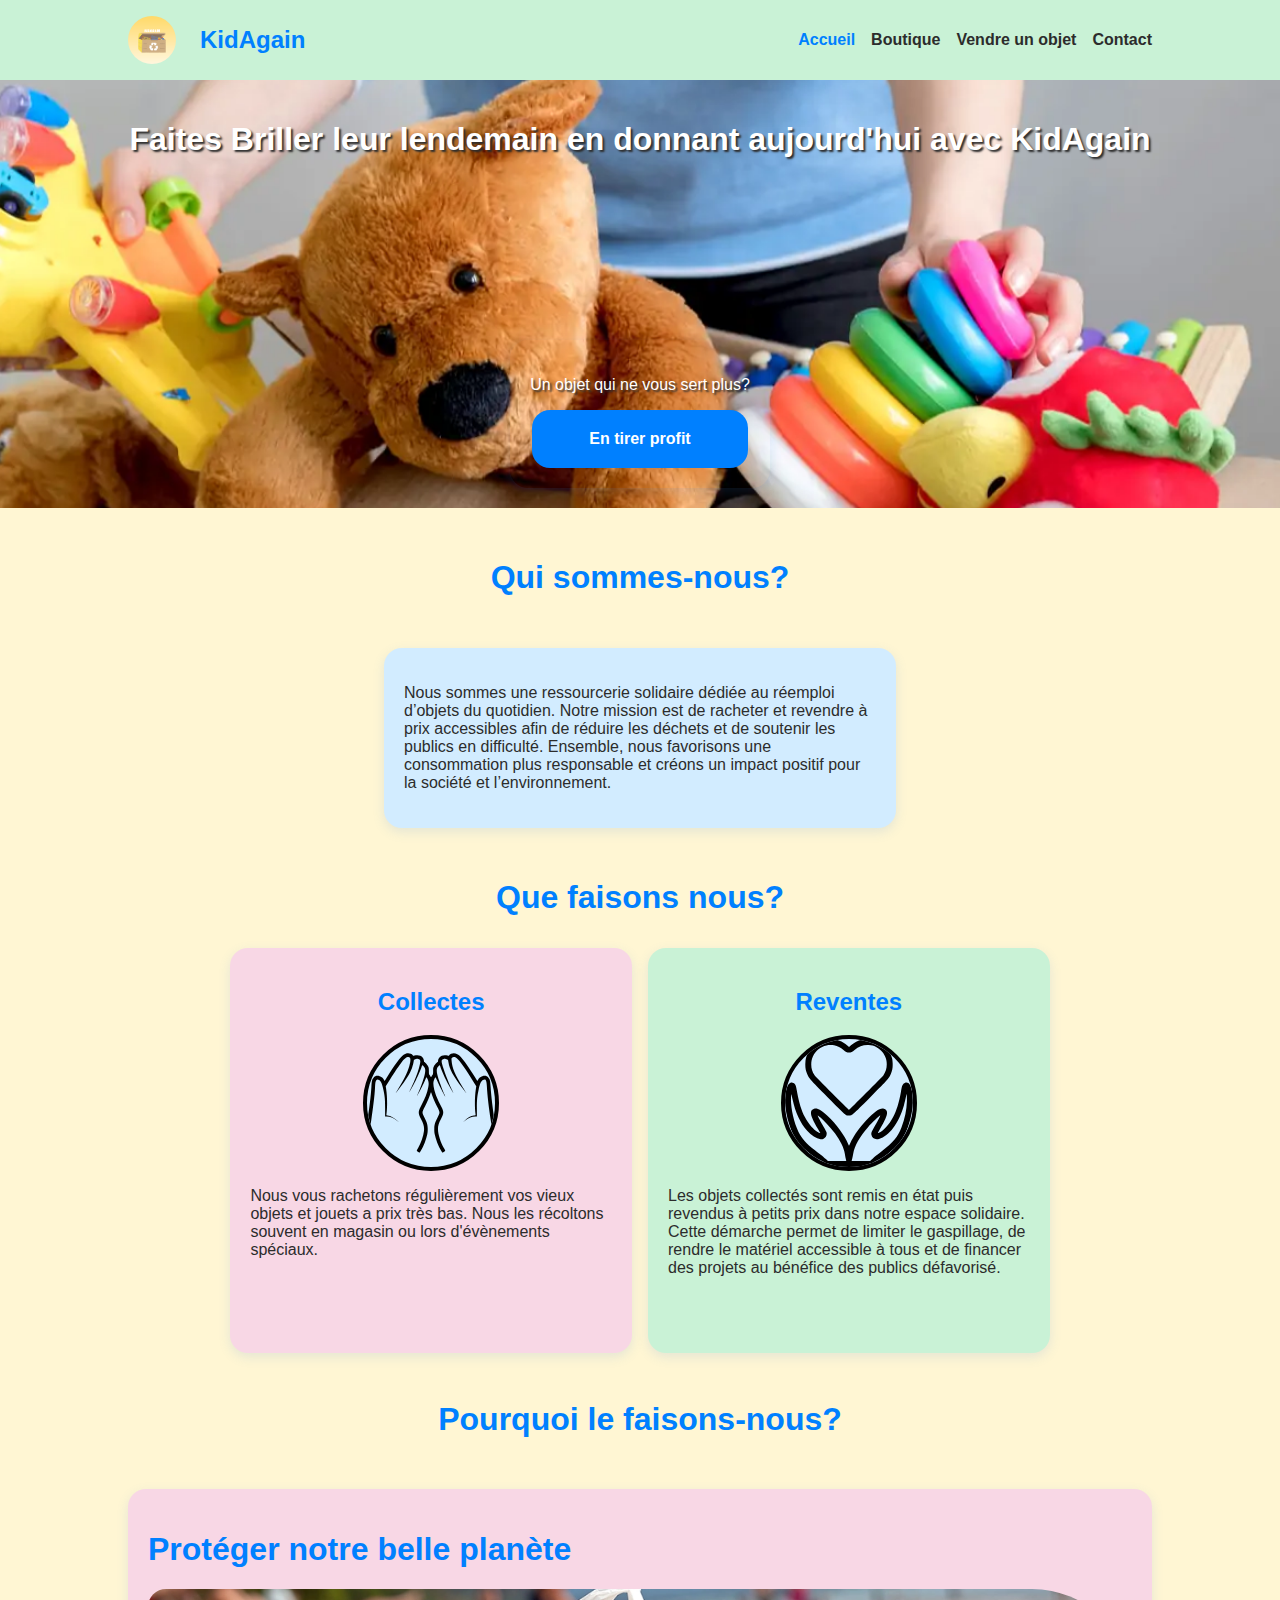
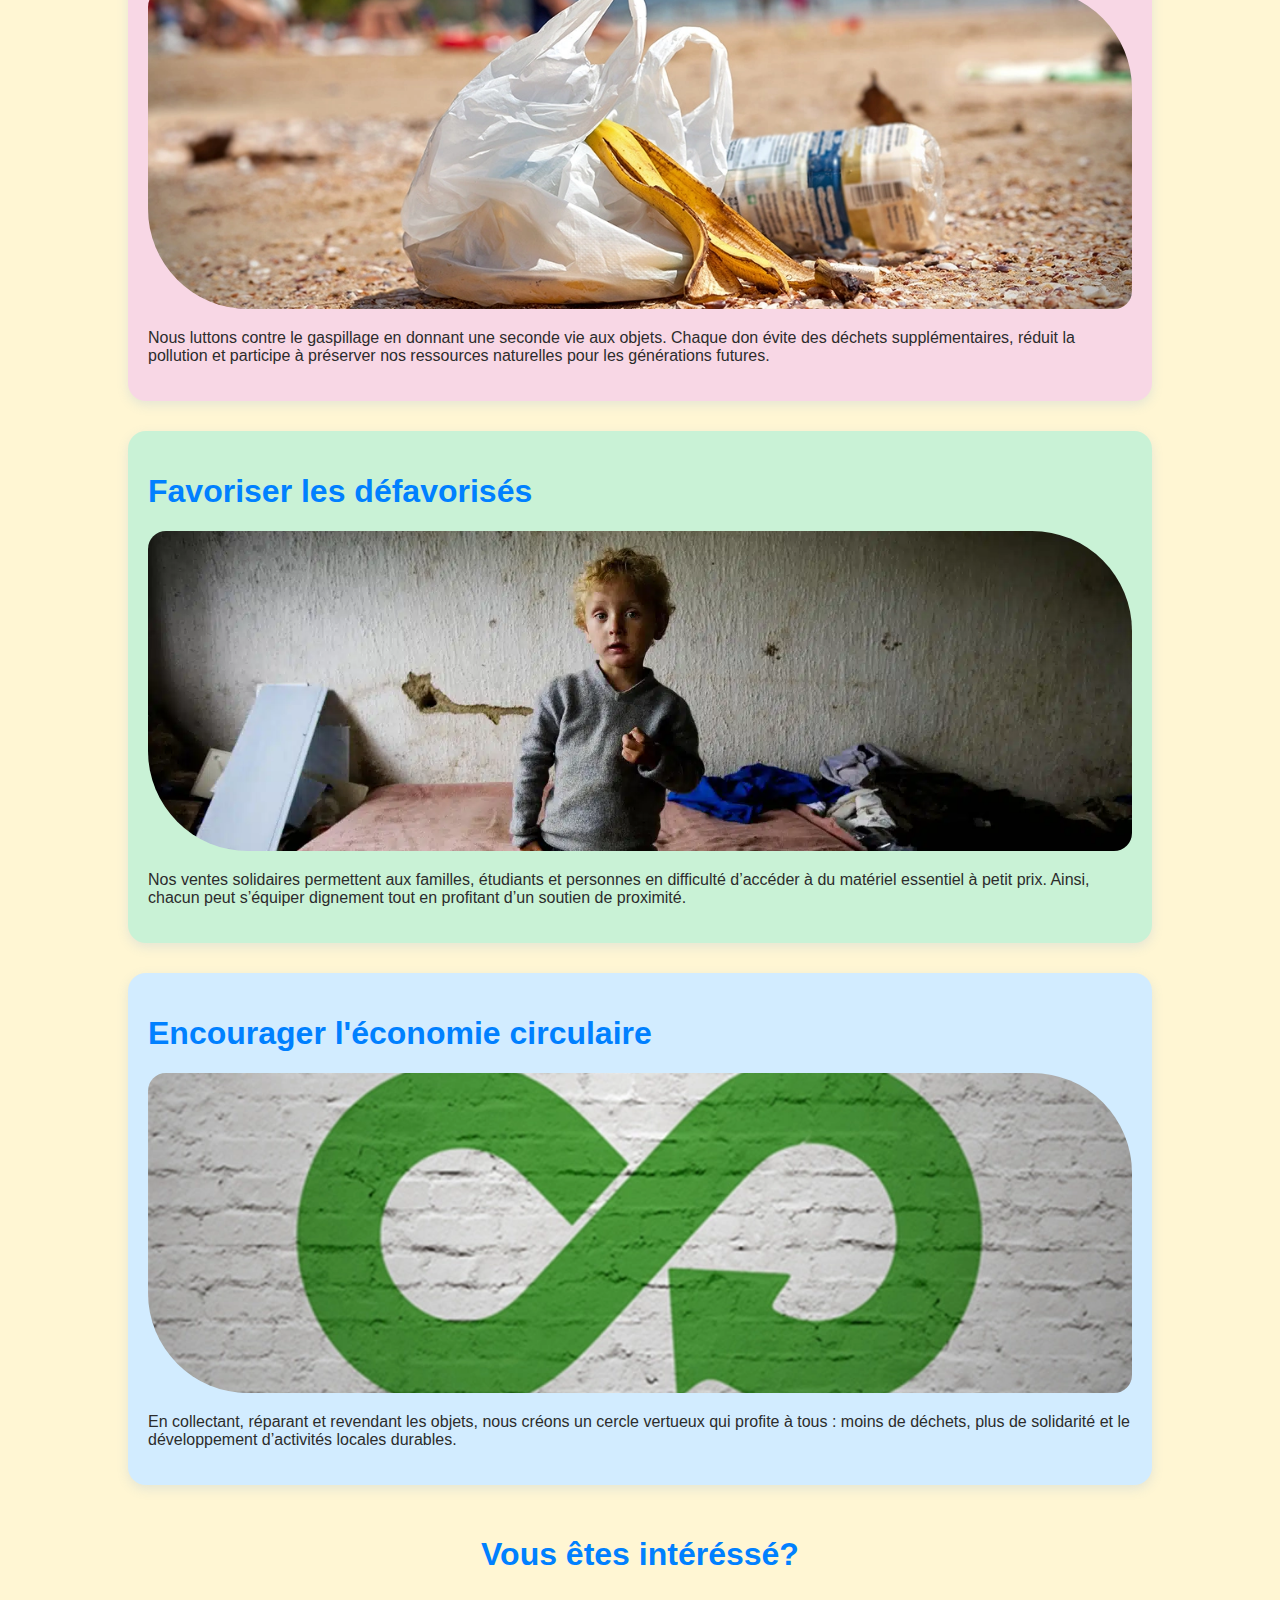
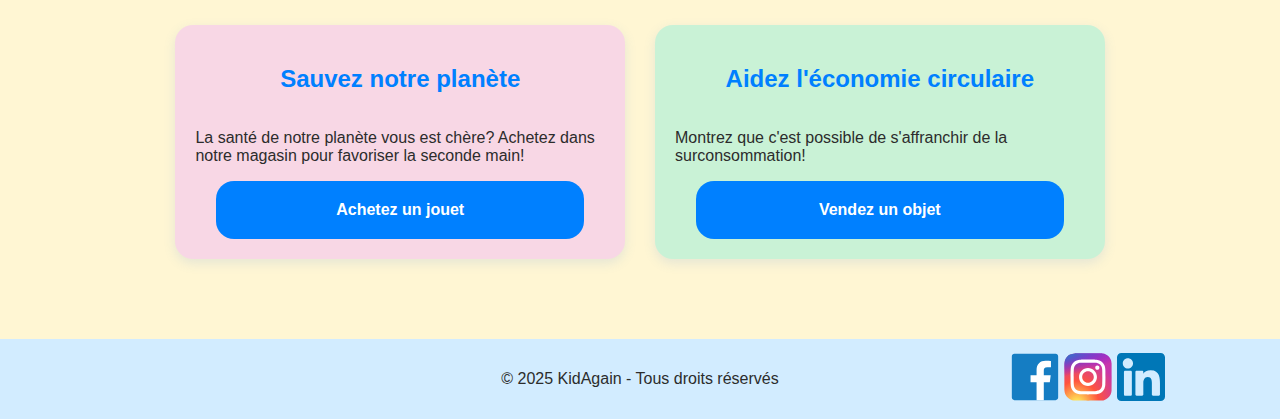
<file: index.html>
<!DOCTYPE html>
<html lang="fr">
<head>
    <meta charset="UTF-8">
    <meta name="viewport" content="width=device-width, initial-scale=1.0">
    <meta name="description" content="Accueil de Kidagain, la plateforme pour les enfants et les parents.">
    <link rel="shortcut icon" href="img/logo.webp" type="image/x-icon">
    <title>KidAgain - Accueil</title>
    <link rel="stylesheet" href="css/style.css">
    <link rel="stylesheet" href="css/index.css">
</head>
<body>
    <header>
        <section>
            <div class="logo">
                <img src="img/logo.webp" alt="Logo de Kidagain" fetchpriority="high">
                <span>KidAgain</span>
            </div>
            <input type="checkbox" id="nav-toggle" class="nav-toggle" aria-label="Ouvrir le menu">
            <label for="nav-toggle" class="burger" aria-hidden="true">☰</label>
            <nav>
                <a href="#" id="actif">Accueil</a>
                <a href="boutique.html">Boutique</a>
                <a href="vente.html">Vendre un objet</a>
                <a href="contact.html">Contact</a>
            </nav>
        </section>
    </header>


    <main>
        <section class="banner">
            <h1>Faites Briller leur lendemain en donnant aujourd'hui avec KidAgain</h1>
            <article>
                <p>Un objet qui ne vous sert plus?</p>
                <a href="vente.html" class="button-aspect">En tirer profit</a>
            </article>
        </section>

        <section class="smaller">
            <h1>Qui sommes-nous?</h1>
            <article class="blue">
                <p>Nous sommes une ressourcerie solidaire dédiée au réemploi d’objets du quotidien. Notre mission est de racheter et revendre à prix accessibles afin de réduire les déchets et de soutenir les publics en difficulté. Ensemble, nous favorisons une consommation plus responsable et créons un impact positif pour la société et l’environnement.</p>
            </article>
        </section>

        <section>
            <h1>Que faisons nous?</h1>
            <section class="grid">
                <article class="pink center">
                    <h2>Collectes</h2>
                    <img class="round" src="img/hands.svg" alt="hands" loading="lazy">
                    <p>Nous vous rachetons régulièrement vos vieux objets et jouets a prix très bas. Nous les récoltons souvent en magasin ou lors d'évènements spéciaux.</p>
                </article>
                <article class="green center">
                    <h2>Reventes</h2>
                    <img class="round" src="img/heart-hands.svg" alt="heart-hands">
                    <p>Les objets collectés sont remis en état puis revendus à petits prix dans notre espace solidaire. Cette démarche permet de limiter le gaspillage, de rendre le matériel accessible à tous et de financer des projets au bénéfice des publics défavorisé.</p>
                </article>
            </section>
        </section>

        <section class="card-section">
            <h1>Pourquoi le faisons-nous?</h1>
            <article class="pink">
                <h1>Protéger notre belle planète</h1>
                <img src="img/wastes.webp" alt="pollution" loading="lazy">
                <p>Nous luttons contre le gaspillage en donnant une seconde vie aux objets. Chaque don évite des déchets supplémentaires, réduit la pollution et participe à préserver nos ressources naturelles pour les générations futures.</p>
            </article>
            
            <article class="green">
                <h1>Favoriser les défavorisés</h1>
                <img src="img/poor.webp" alt="enfant défavorisé" class="top-img" loading="lazy">
                <p>Nos ventes solidaires permettent aux familles, étudiants et personnes en difficulté d’accéder à du matériel essentiel à petit prix. Ainsi, chacun peut s’équiper dignement tout en profitant d’un soutien de proximité.</p>
            </article>

            <article class="blue">
                <h1>Encourager l'économie circulaire</h1>
                <img src="img/circular.webp" alt="économie circulaire" loading="lazy">
                <p>En collectant, réparant et revendant les objets, nous créons un cercle vertueux qui profite à tous : moins de déchets, plus de solidarité et le développement d’activités locales durables.</p>
            </article>
        </section>

        <h1>Vous êtes intéréssé?</h1>
        <section class="choices">
            <article class="pink">
                <h2>Sauvez notre planète</h2>
                <p>La santé de notre planète vous est chère? Achetez dans notre magasin pour favoriser la seconde main!</p>
                <a href="boutique.html" class="button-aspect">Achetez un jouet</a>
            </article>
            <article class="green">
                <h2>Aidez l'économie circulaire</h2>
                <p>Montrez que c'est possible de s'affranchir de la surconsommation!</p>
                <a href="achat.html" class="button-aspect">Vendez un objet</a>
            </article>
        </section>
    </main>
    <footer>
        <article></article>
        <article><p>© 2025 KidAgain - Tous droits réservés</p></article>
        <article>
            <a href="#"><img src="img/facebook.svg" alt="facebook" loading="lazy"></a>
            <a href="#"><img src="img/instagram.svg" alt="instagram" loading="lazy"></a>
            <a href="#"><img src="img/linkedin.svg" alt="linkedin" loading="lazy"></a>
        </article>
    </footer>
</body>
</html>
</file>
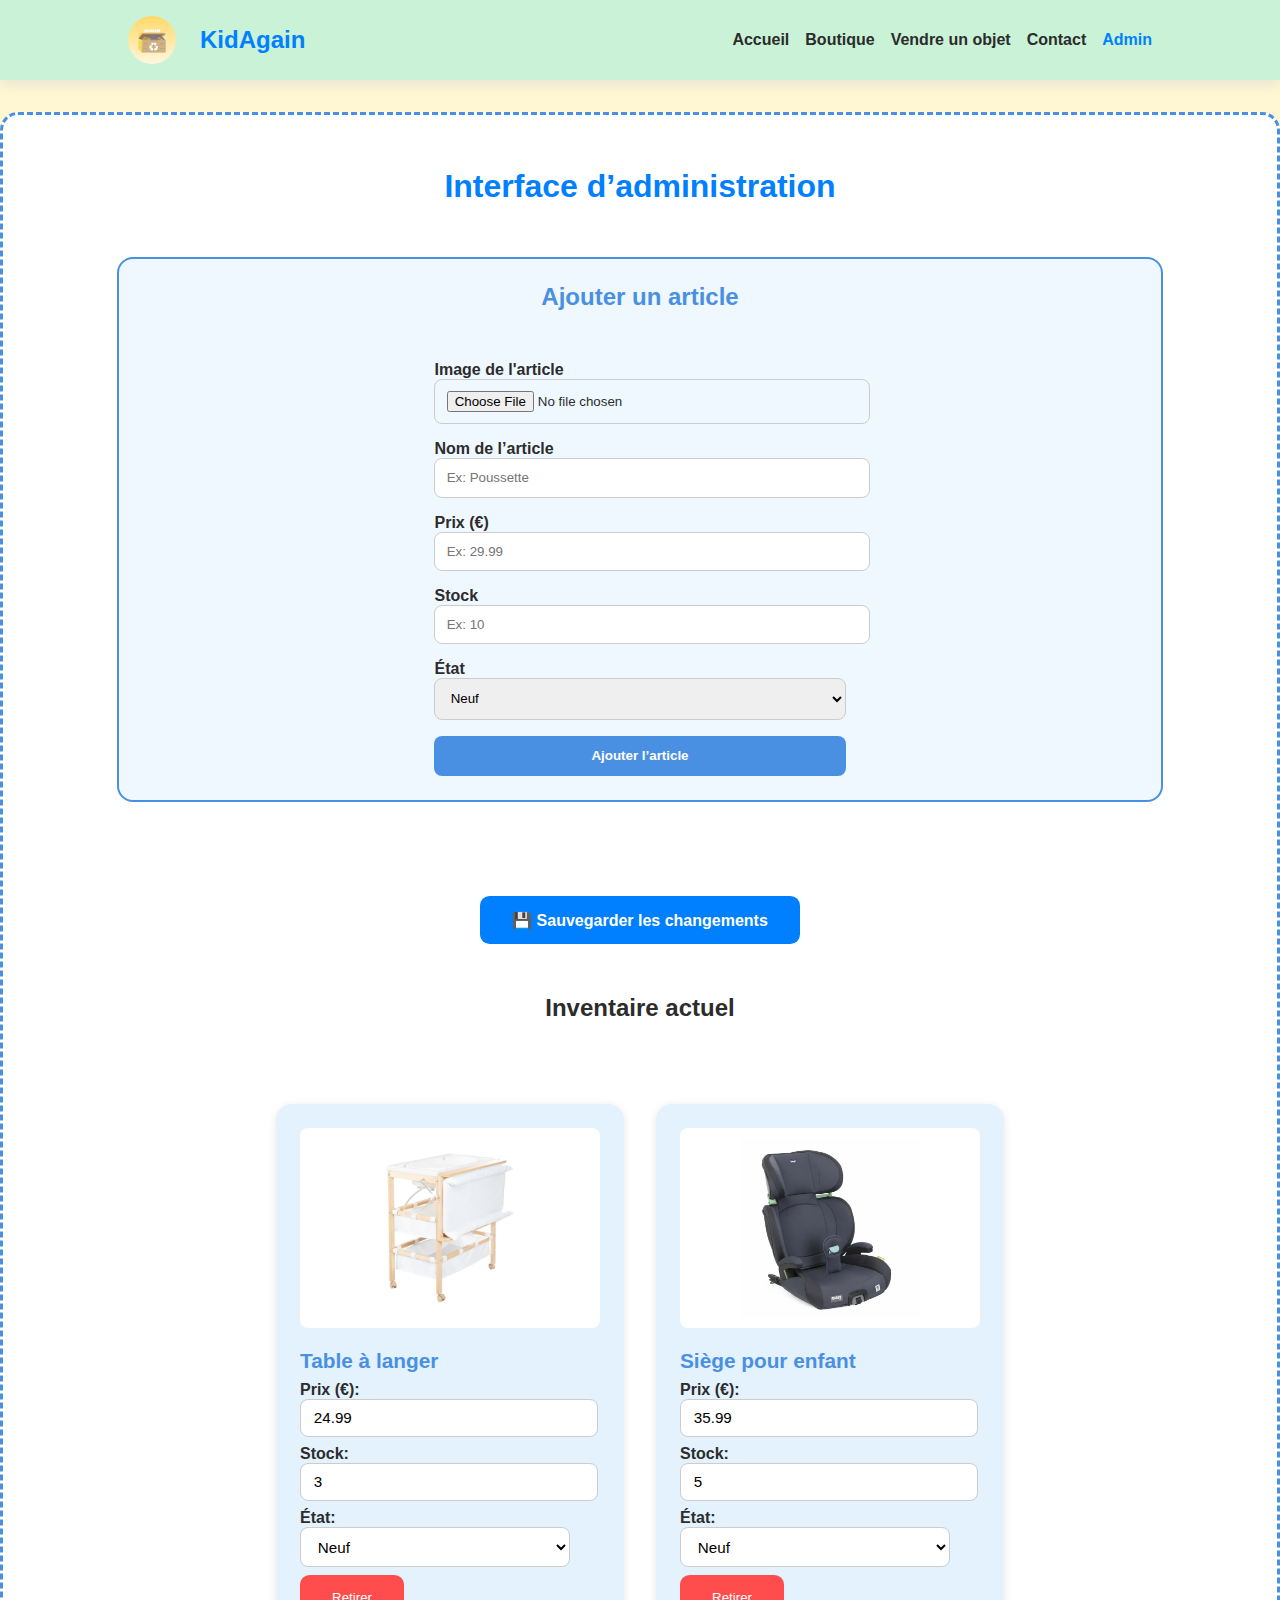
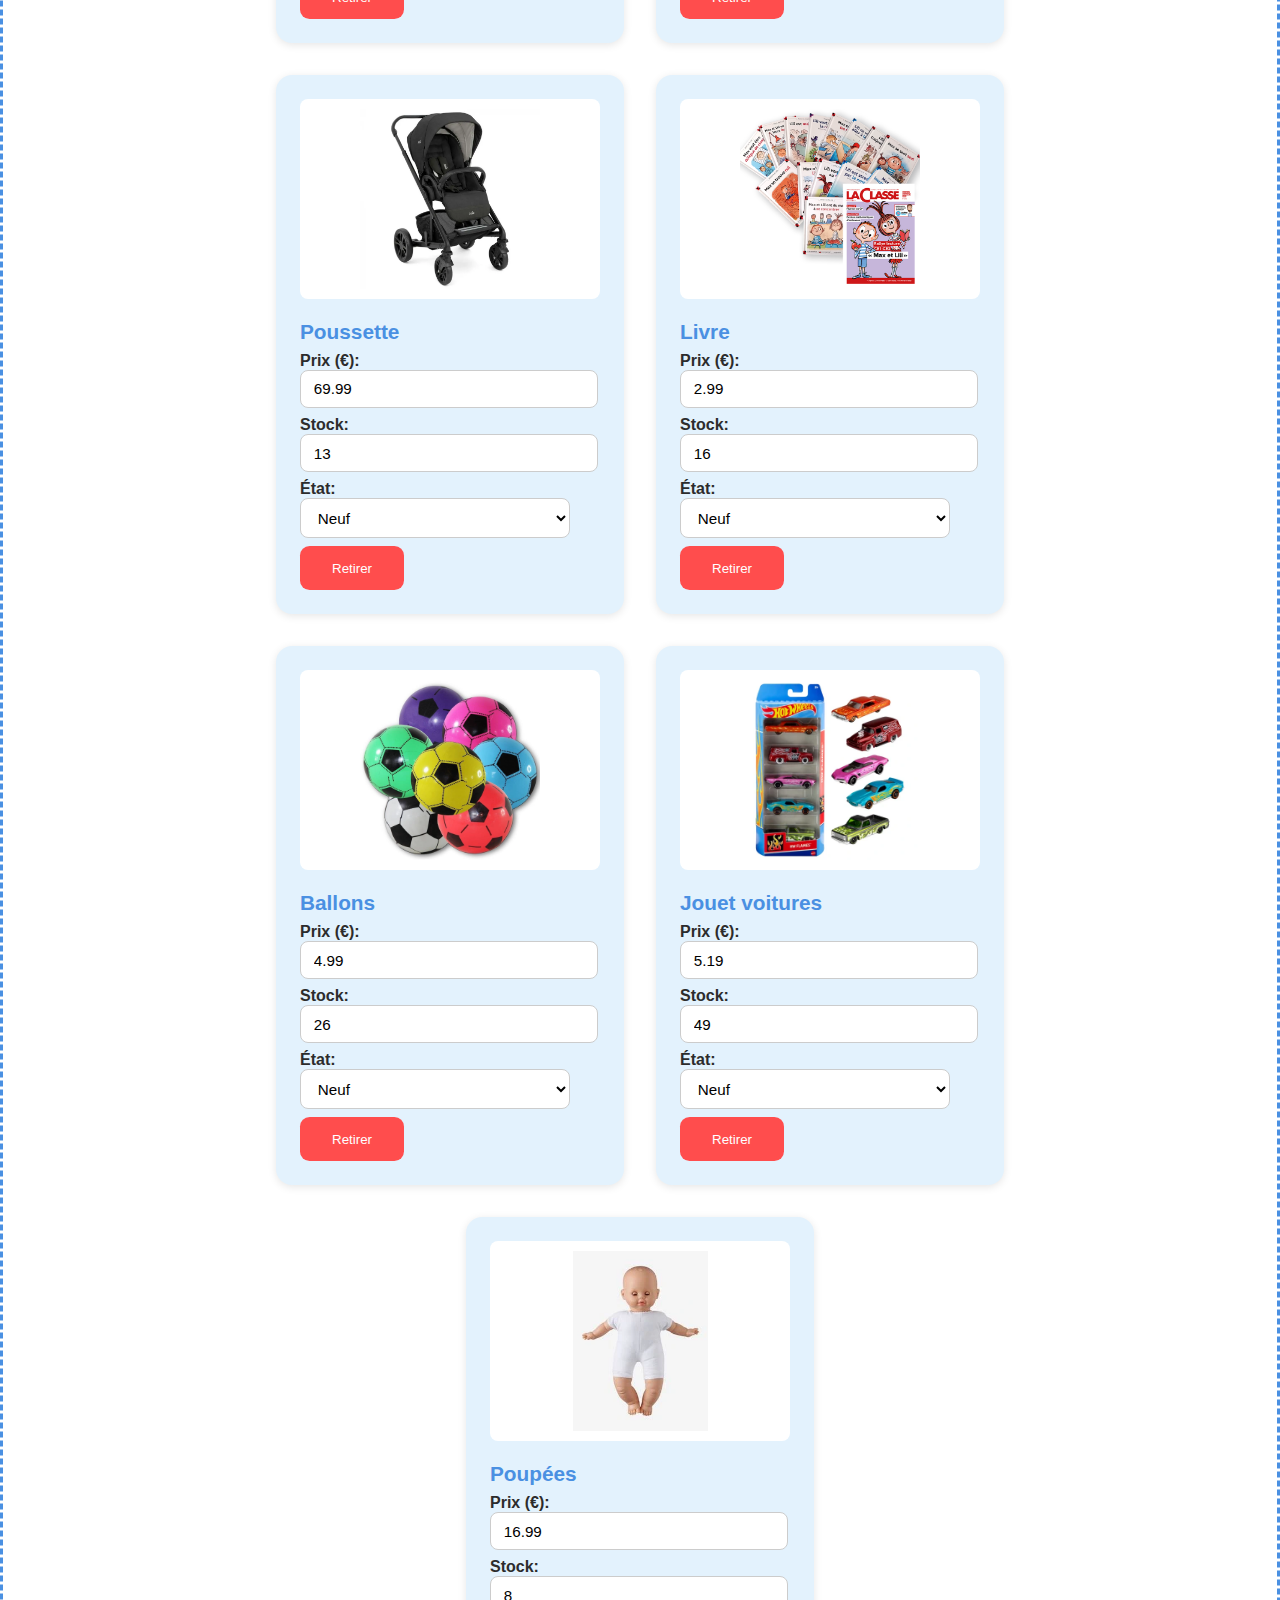
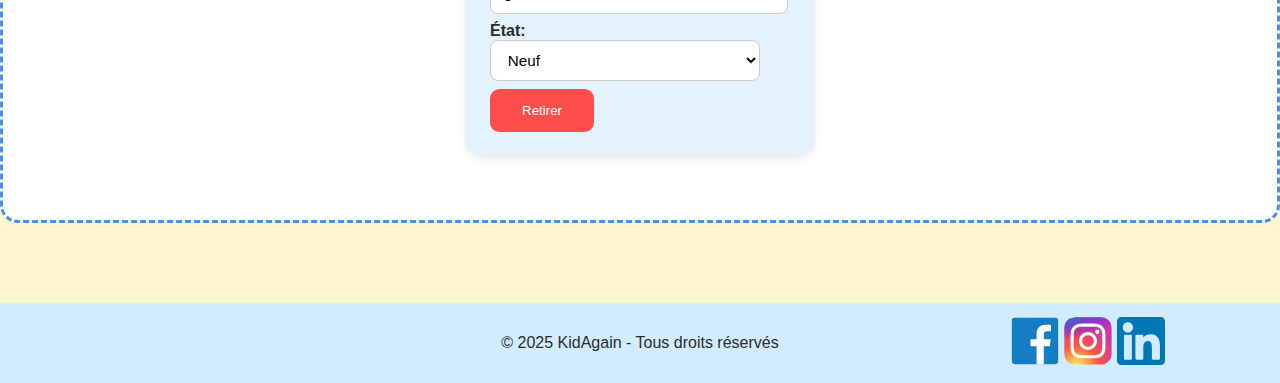
<file: admin.html>
<!DOCTYPE html>
<html lang="fr">
<head>
    <meta charset="UTF-8">
    <meta name="viewport" content="width=device-width, initial-scale=1.0">
    <title>Admin - Gestion des stocks</title>
    <meta name="description" content="Interface d'administration pour gérer les stocks et ajouter des articles sur KidAgain.">
    <link rel="shortcut icon" href="img/logo.webp" type="image/x-icon">

    <meta http-equiv="Content-Security-Policy" content="default-src 'self'; style-src 'self' 'unsafe-inline'; script-src 'self'; img-src 'self' data:;">
    <meta http-equiv="Strict-Transport-Security" content="max-age=31536000; includeSubDomains">
    <meta http-equiv="X-Frame-Options" content="DENY">
    <meta http-equiv="X-Content-Type-Options" content="nosniff">
    
    <link rel="stylesheet" href="css/style.css">
    <link rel="stylesheet" href="css/admin.css">
    <link rel="stylesheet" href="css/boutique.css">
</head>
<body>
    <header>
        <section>
            <div class="logo">
                <img src="img/logo.webp" alt="Logo de Kidagain" fetchpriority="high">
                <span>KidAgain</span>
            </div>
            <input type="checkbox" id="nav-toggle" class="nav-toggle" aria-label="Ouvrir le menu">
            <label for="nav-toggle" class="burger" aria-hidden="true">☰</label>
            <nav>
                <a href="index.html">Accueil</a>
                <a href="boutique.html">Boutique</a>
                <a href="vente.html">Vendre un objet</a>
                <a href="contact.html">Contact</a>
                <a href="#" id="actif">Admin</a>
            </nav>
        </section>
    </header>

    <main>
        <h1>Interface d’administration</h1>

        <section class="admin-actions">
            <h2>Ajouter un article</h2>
            <form>
                <div>
                    <label for="img">Image de l'article</label>
                    <input type="file" id="file" name="file" required>
                </div>
                <div>
                    <label for="name">Nom de l’article</label>
                    <input type="text" id="name" name="name" placeholder="Ex: Poussette" required>
                </div>
                <div>
                    <label for="price">Prix (€)</label>
                    <input type="number" id="price" name="price" step="0.01" placeholder="Ex: 29.99" required>
                </div>
                <div>
                    <label for="stock">Stock</label>
                    <input type="number" id="stock" name="stock" min="0" placeholder="Ex: 10" required>
                </div>
                <div>
                    <label for="status">État</label>
                        <select id="status" name="status" required>
                            <option value="neuf">Neuf</option>
                            <option value="tres-bon">Très bon état</option>
                            <option value="bon">Bon état</option>
                            <option value="moyen">État moyen</option>
                        </select>
                </div>
                <button type="submit">Ajouter l’article</button>
            </form>
        </section>
        
        <div style="text-align:center; margin-top:2rem;">
            <button class="submit-btn">💾 Sauvegarder les changements</button>
        </div>

        <h2>Inventaire actuel</h2>
        <section class="products-grid">

            <!-- Table à langer -->
            <div class="product-card">
                <div class="product-image">
                    <img loading="lazy" src="img/products/table-langer.webp" alt="Table à langer" class="product-img">
                </div>
                <div class="product-info">
                    <h3 class="product-name">Table à langer</h3>
                    <label>Prix (€): <input type="number" step="0.01" value="24.99"></label>
                    <label>Stock: <input type="number" value="3"></label>
                    <label>État:
                        <select>
                            <option>Neuf</option>
                            <option selected>Très bon état</option>
                            <option>Bon état</option>
                            <option>État moyen</option>
                        </select>
                    </label>
                </div>
            </div>
            <!-- Siège pour enfant -->
            <div class="product-card">
                <div class="product-image">
                    <img loading="lazy" src="img/products/siege-enfant.webp" alt="Siège pour enfant" class="product-img">
                </div>
                <div class="product-info">
                    <h3 class="product-name">Siège pour enfant</h3>
                    <label>Prix (€): <input type="number" step="0.01" value="35.99"></label>
                    <label>Stock: <input type="number" value="5"></label>
                    <label>État:
                        <select>
                            <option>Neuf</option>
                            <option>Très bon état</option>
                            <option selected>Bon état</option>
                            <option>État moyen</option>
                        </select>
                    </label>
                </div>
            </div>

            <!-- Poussette -->
            <div class="product-card">
                <div class="product-image">
                    <img loading="lazy" src="img/products/poussette.webp" alt="Poussette" class="product-img">
                </div>
                <div class="product-info">
                    <h3 class="product-name">Poussette</h3>
                    <label>Prix (€): <input type="number" step="0.01" value="69.99"></label>
                    <label>Stock: <input type="number" value="13"></label>
                    <label>État:
                        <select>
                            <option>Neuf</option>
                            <option>Très bon état</option>
                            <option selected>Bon état</option>
                            <option>État moyen</option>
                        </select>
                    </label>
                </div>
            </div>

            <!-- Livre -->
            <div class="product-card">
                <div class="product-image">
                    <img loading="lazy" src="img/products/livres.webp" alt="Livre" class="product-img">
                </div>
                <div class="product-info">
                    <h3 class="product-name">Livre</h3>
                    <label>Prix (€): <input type="number" step="0.01" value="2.99"></label>
                    <label>Stock: <input type="number" value="16"></label>
                    <label>État:
                        <select>
                            <option>Neuf</option>
                            <option selected>Très bon état</option>
                            <option>Bon état</option>
                            <option>État moyen</option>
                        </select>
                    </label>
                </div>
            </div>

            <!-- Ballons -->
            <div class="product-card">
                <div class="product-image">
                    <img loading="lazy" src="img/products/ballons.webp" alt="Ballons" class="product-img">
                </div>
                <div class="product-info">
                    <h3 class="product-name">Ballons</h3>
                    <label>Prix (€): <input type="number" step="0.01" value="4.99"></label>
                    <label>Stock: <input type="number" value="26"></label>
                    <label>État:
                        <select>
                            <option>Neuf</option>
                            <option>Très bon état</option>
                            <option>Bon état</option>
                            <option selected>État moyen</option>
                        </select>
                    </label>
                </div>
            </div>

                <!-- Jouet voitures -->
                <div class="product-card">
                    <div class="product-image">
                        <img loading="lazy" src="img/products/voitures.webp" alt="Jouet voitures" class="product-img">
                    </div>
                <div class="product-info">
                    <h3 class="product-name">Jouet voitures</h3>
                    <label>Prix (€): <input type="number" step="0.01" value="5.19"></label>
                    <label>Stock: <input type="number" value="49"></label>
                    <label>État:
                        <select>
                            <option>Neuf</option>
                            <option>Très bon état</option>
                            <option selected>Bon état</option>
                            <option>État moyen</option>
                        </select>
                    </label>
                </div>
            </div>

            <!-- Poupées -->
            <div class="product-card">
                <div class="product-image">
                    <img loading="lazy" src="img/products/poupees.webp" alt="Poupées" class="product-img">
                </div>
                <div class="product-info">
                    <h3 class="product-name">Poupées</h3>
                    <label>Prix (€): <input type="number" step="0.01" value="16.99"></label>
                    <label>Stock: <input type="number" value="8"></label>
                    <label>État:
                        <select>
                            <option>Neuf</option>
                            <option>Très bon état</option>
                            <option>Bon état</option>
                            <option selected>État moyen</option>
                        </select>
                    </label>
                </div>
            </div>
        </section>
    </main>

    <footer>
        <article></article>
        <article><p>© 2025 KidAgain - Tous droits réservés</p></article>
        <article>
            <a href="#"><img src="img/facebook.svg" alt="facebook"></a>
            <a href="#"><img src="img/instagram.svg" alt="instagram"></a>
            <a href="#"><img src="img/linkedin.svg" alt="linkedin"></a>
        </article>
    </footer>
    <script src="js/admin.js"></script>
</body>
</html>
</file>
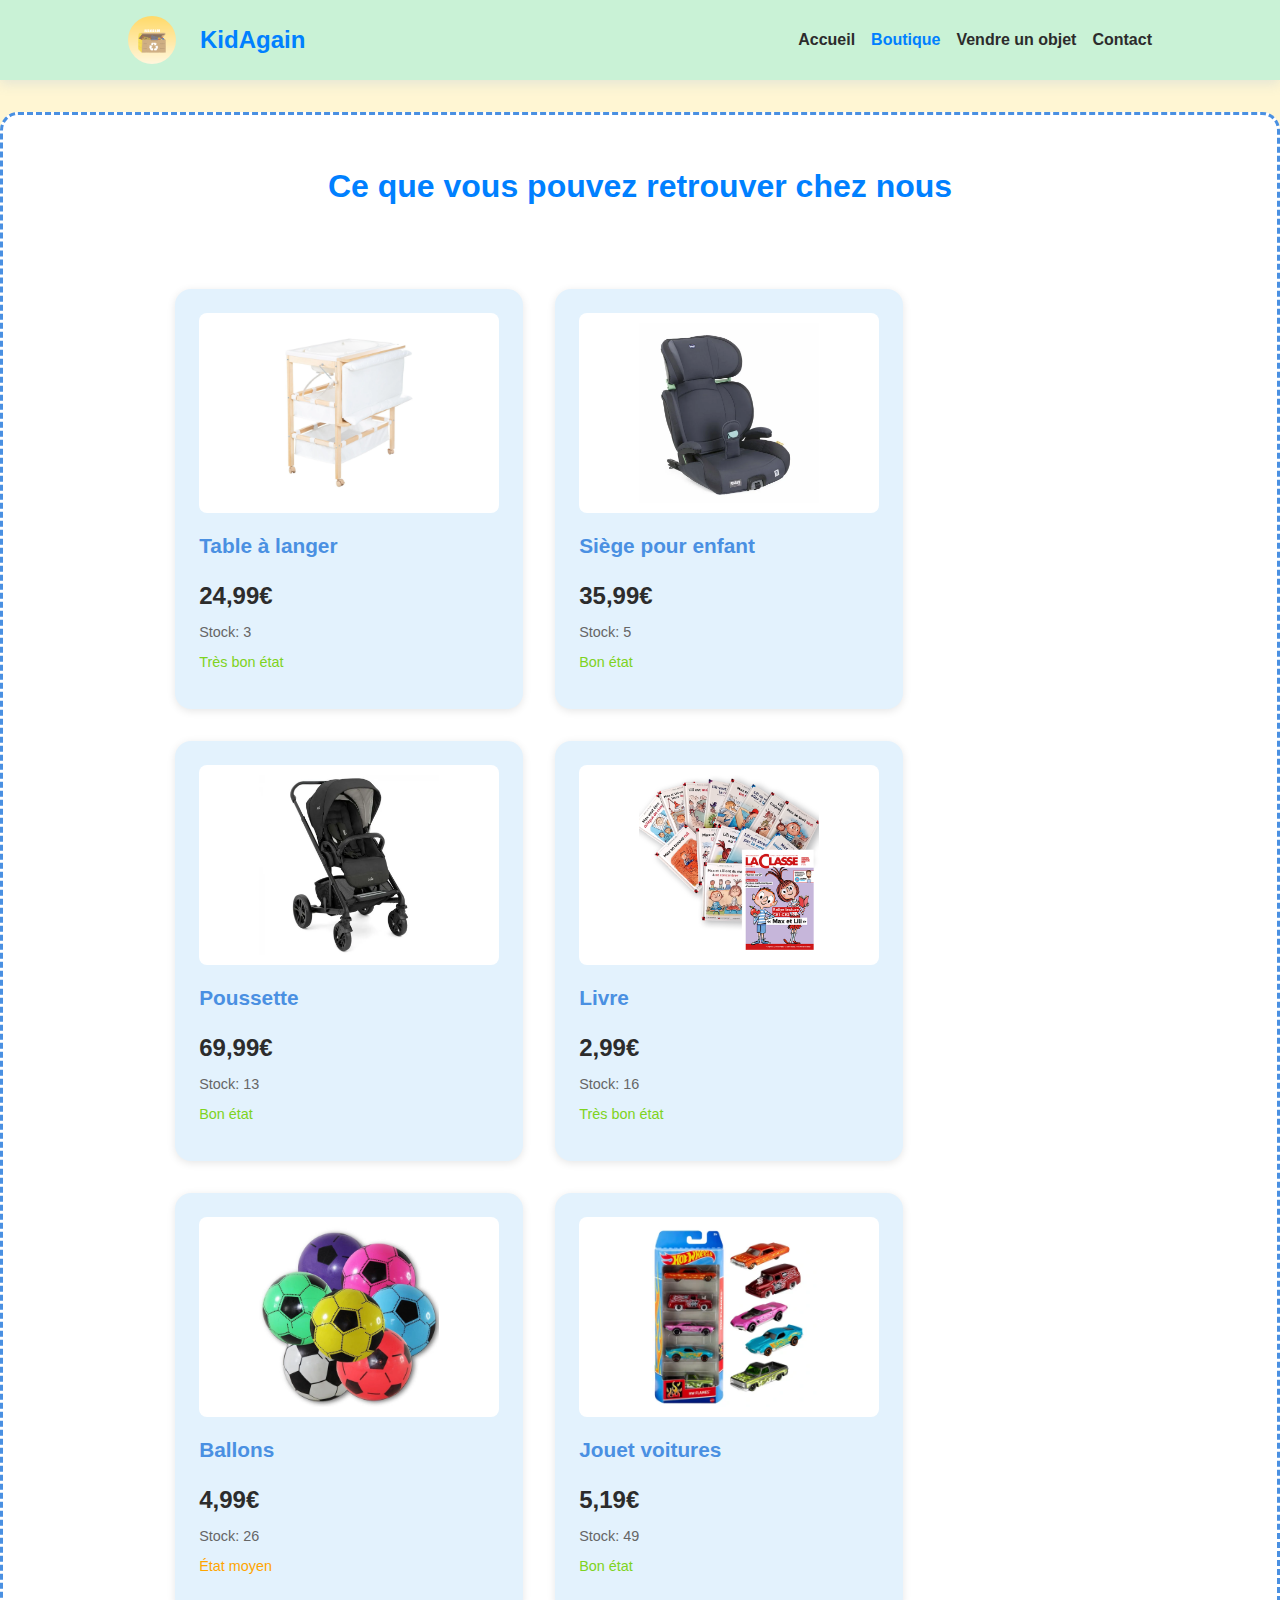
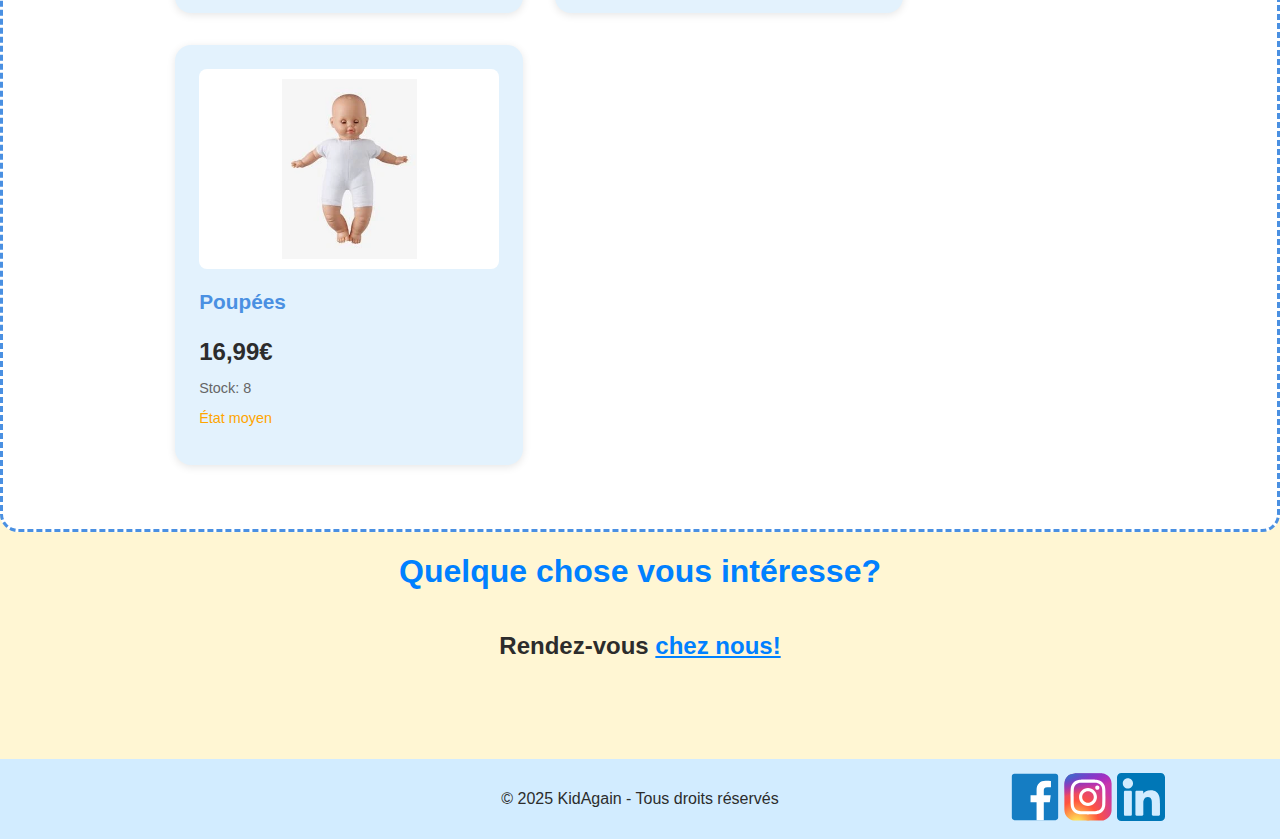
<file: boutique.html>
<!DOCTYPE html>
<html lang="fr">
<head>
    <meta charset="UTF-8">
    <meta name="viewport" content="width=device-width, initial-scale=1.0">
    <title>Boutique - KidAgain</title>
    <meta name="description" content="Découvrez notre boutique de jouets d'occasion chez KidAgain. Produits de qualité à prix solidaires.">
    <link rel="shortcut icon" href="img/logo.webp" type="image/x-icon">
    
    <meta http-equiv="Content-Security-Policy" content="default-src 'self'; style-src 'self' 'unsafe-inline'; script-src 'self'; img-src 'self' data:;">
    <meta http-equiv="Strict-Transport-Security" content="max-age=31536000; includeSubDomains">
    <meta http-equiv="X-Frame-Options" content="DENY">
    <meta http-equiv="X-Content-Type-Options" content="nosniff">

    <link rel="stylesheet" href="css/style.css">
    <link rel="stylesheet" href="css/boutique.css">
</head>
<body>
    <header>
        <section>
            <div class="logo">
                <img src="img/logo.webp" alt="Logo de Kidagain" fetchpriority="high">
                <span>KidAgain</span>
            </div>
            <input type="checkbox" id="nav-toggle" class="nav-toggle" aria-label="Ouvrir le menu">
            <label for="nav-toggle" class="burger" aria-hidden="true">☰</label>
            <nav>
                <a href="index.html">Accueil</a>
                <a href="#" id="actif">Boutique</a>
                <a href="vente.html">Vendre un objet</a>
                <a href="contact.html">Contact</a>
            </nav>
        </section>
    </header>

    <main>
        <section>
            <h1>Ce que vous pouvez retrouver chez nous</h1>
            
            <div class="products-grid">
                <div class="product-card">
                    <div class="product-image">
                        <img loading="lazy" src="img/products/table-langer.webp" alt="Table à langer" class="product-img">
                    </div>
                    <div class="product-info">
                        <h3 class="product-name">Table à langer</h3>
                        <p class="product-price">24,99€</p>
                        <p class="product-stock">Stock: 3</p>
                        <p class="product-status">Très bon état</p>
                    </div>
                </div>

                <!-- Siège pour enfant -->
                <div class="product-card">
                    <div class="product-image">
                        <img loading="lazy" src="img/products/siege-enfant.webp" alt="Siège pour enfant" class="product-img">
                    </div>
                    <div class="product-info">
                        <h3 class="product-name">Siège pour enfant</h3>
                        <p class="product-price">35,99€</p>
                        <p class="product-stock">Stock: 5</p>
                        <p class="product-status">Bon état</p>
                    </div>
                </div>

                <!-- Poussette -->
                <div class="product-card">
                    <div class="product-image">
                        <img loading="lazy" src="img/products/poussette.webp" alt="Poussette" class="product-img">
                    </div>
                    <div class="product-info">
                        <h3 class="product-name">Poussette</h3>
                        <p class="product-price">69,99€</p>
                        <p class="product-stock">Stock: 13</p>
                        <p class="product-status">Bon état</p>
                    </div>
                </div>

                <!-- Livre interactif -->
                <div class="product-card">
                    <div class="product-image">
                        <img loading="lazy" src="img/products/livres.webp" alt="Livre" class="product-img">
                    </div>
                    <div class="product-info">
                        <h3 class="product-name">Livre</h3>
                        <p class="product-price">2,99€</p>
                        <p class="product-stock">Stock: 16</p>
                        <p class="product-status">Très bon état</p>
                    </div>
                </div>

                <!-- Ballons -->
                <div class="product-card">
                    <div class="product-image">
                        <img loading="lazy" src="img/products/ballons.webp" alt="Ballons" class="product-img">
                    </div>
                    <div class="product-info">
                        <h3 class="product-name">Ballons</h3>
                        <p class="product-price">4,99€</p>
                        <p class="product-stock">Stock: 26</p>
                        <p class="product-status mid">État moyen</p>
                    </div>
                </div>

                <!-- Jouet voitures -->
                <div class="product-card">
                    <div class="product-image">
                        <img loading="lazy" src="img/products/voitures.webp" alt="Jouet voitures" class="product-img">
                    </div>
                    <div class="product-info">
                        <h3 class="product-name">Jouet voitures</h3>
                        <p class="product-price">5,19€</p>
                        <p class="product-stock">Stock: 49</p>
                        <p class="product-status">Bon état</p>
                    </div>
                </div>

                <!-- Poupées -->
                <div class="product-card">
                    <div class="product-image">
                        <img loading="lazy" src="img/products/poupees.webp" alt="Poupées" class="product-img">
                    </div>
                    <div class="product-info">
                        <h3 class="product-name">Poupées</h3>
                        <p class="product-price">16,99€</p>
                        <p class="product-stock">Stock: 8</p>
                        <p class="product-status mid">État moyen</p>
                    </div>
                </div>
            </div>
        </section>
    </main>

    <h1>Quelque chose vous intéresse?</h1>
    <h2>Rendez-vous <a href="#">chez nous!</a></h2>

    <footer>
        <article></article>
        <article><p>© 2025 KidAgain - Tous droits réservés</p></article>
        <article>
            <a href="#"><img src="img/facebook.svg" alt="facebook" loading="lazy"></a>
            <a href="#"><img src="img/instagram.svg" alt="instagram" loading="lazy"></a>
            <a href="#"><img src="img/linkedin.svg" alt="linkedin" loading="lazy"></a>
        </article>
    </footer>

</body>
</html>
</file>
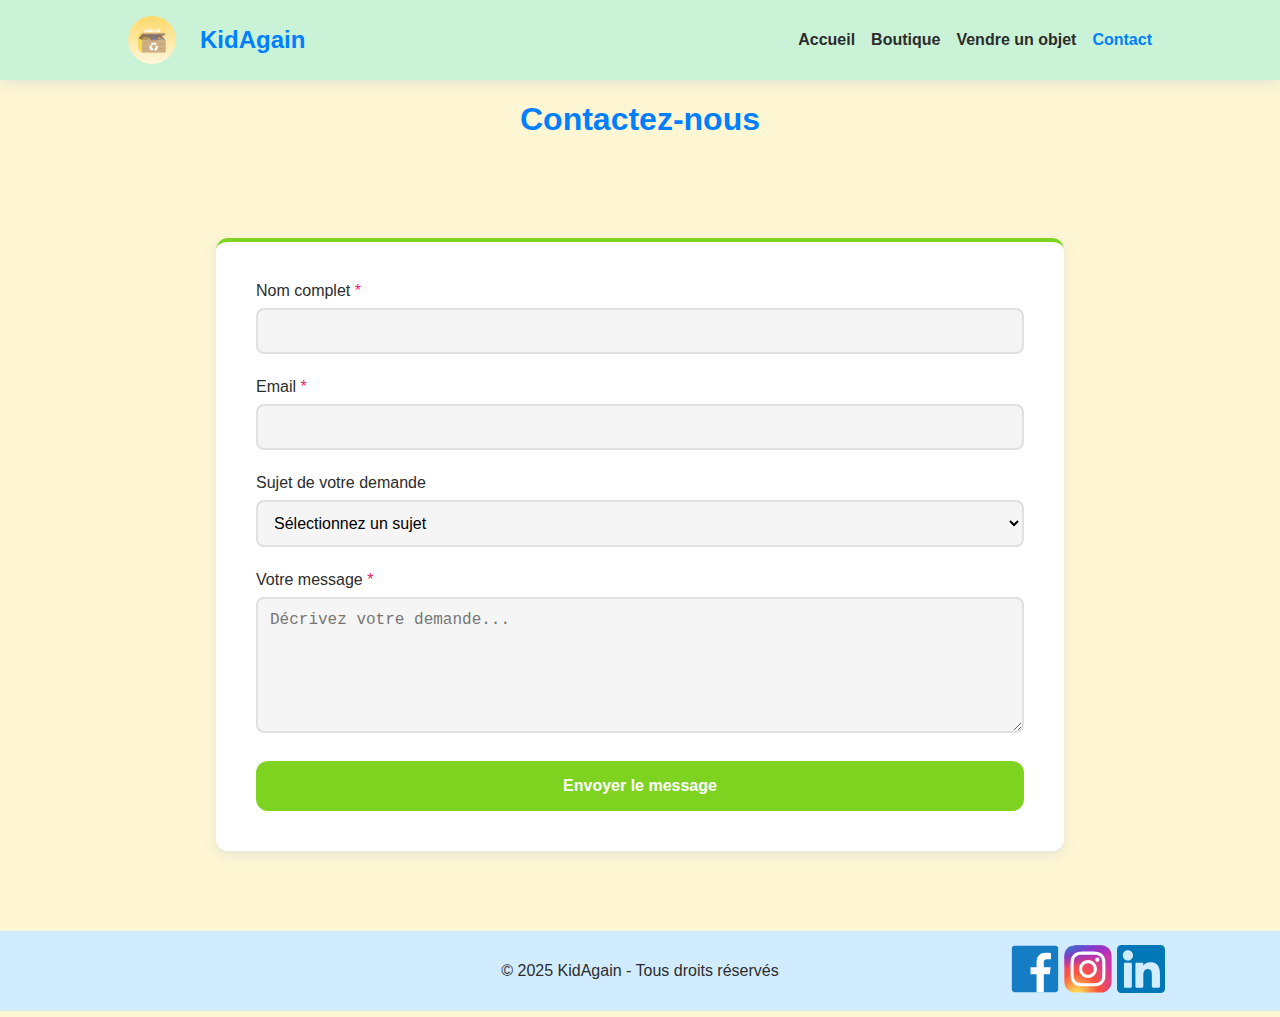
<file: contact.html>
<!DOCTYPE html>
<html lang="fr">
<head>
    <meta charset="UTF-8">
    <meta name="viewport" content="width=device-width, initial-scale=1.0">
    <title>Contact - KidAgain</title>
    <meta name="description" content="Contactez KidAgain pour vos dons, demandes ou questions sur notre ressourcerie familiale.">
    <link rel="shortcut icon" href="img/logo.webp" type="image/x-icon">
    
    <!-- Sécurité et Performance -->
    <meta http-equiv="Content-Security-Policy" content="default-src 'self'; style-src 'self' 'unsafe-inline'; script-src 'self'; img-src 'self' data:;">
    <meta http-equiv="Strict-Transport-Security" content="max-age=31536000; includeSubDomains">
    <meta http-equiv="X-Frame-Options" content="DENY">
    <meta http-equiv="X-Content-Type-Options" content="nosniff">
    
    <link rel="stylesheet" href="css/style.css">
    <link rel="stylesheet" href="css/form.css">
</head>
<body>
    <header>
        <section>
            <div class="logo">
                <img src="img/logo.webp" alt="Logo de Kidagain" fetchpriority="high">
                <span>KidAgain</span>
            </div>
            <input type="checkbox" id="nav-toggle" class="nav-toggle" aria-label="Ouvrir le menu">
            <label for="nav-toggle" class="burger" aria-hidden="true">☰</label>
            <nav>
                <a href="index.html">Accueil</a>
                <a href="boutique.html">Boutique</a>
                <a href="vente.html">Vendre un objet</a>
                <a href="#" id="actif">Contact</a>
            </nav>
        </section>
    </header>

    <main>
        <h1>Contactez-nous</h1>

        <form>
            <div>
                <label for="nom">Nom complet <span class="required">*</span></label>
                <input type="text" id="nom" name="nom" required>
            </div>

            <div>
                <label for="email">Email <span class="required">*</span></label>
                <input type="email" id="email" name="email" required>
            </div>

            <div>
                <label for="sujet">Sujet de votre demande</label>
                <select id="sujet" name="sujet" >
                    <option value="">Sélectionnez un sujet</option>
                    <option value="vente">Ventes d'objets</option>
                    <option value="redistribution">Demande de jouets</option>
                    <option value="partenariat">Partenariat</option>
                    <option value="information">Demande d'information</option>
                    <option value="autre">Autre</option>
                </select>
            </div>

            <div>
                <label for="message">Votre message <span class="required">*</span></label>
                <textarea id="message" name="message" rows="6" required maxlength="500" placeholder="Décrivez votre demande..."></textarea>
            </div>

            <button type="submit" class="submit-btn">Envoyer le message</button>
        </form>
    </main>


    <footer>
        <article></article>
        <article><p>© 2025 KidAgain - Tous droits réservés</p></article>
        <article>
            <a href="#"><img src="img/facebook.svg" alt="facebook" loading="lazy"></a>
            <a href="#"><img src="img/instagram.svg" alt="instagram" loading="lazy"></a>
            <a href="#"><img src="img/linkedin.svg" alt="linkedin" loading="lazy"></a>
        </article>
    </footer>
</body>
</html>
</file>
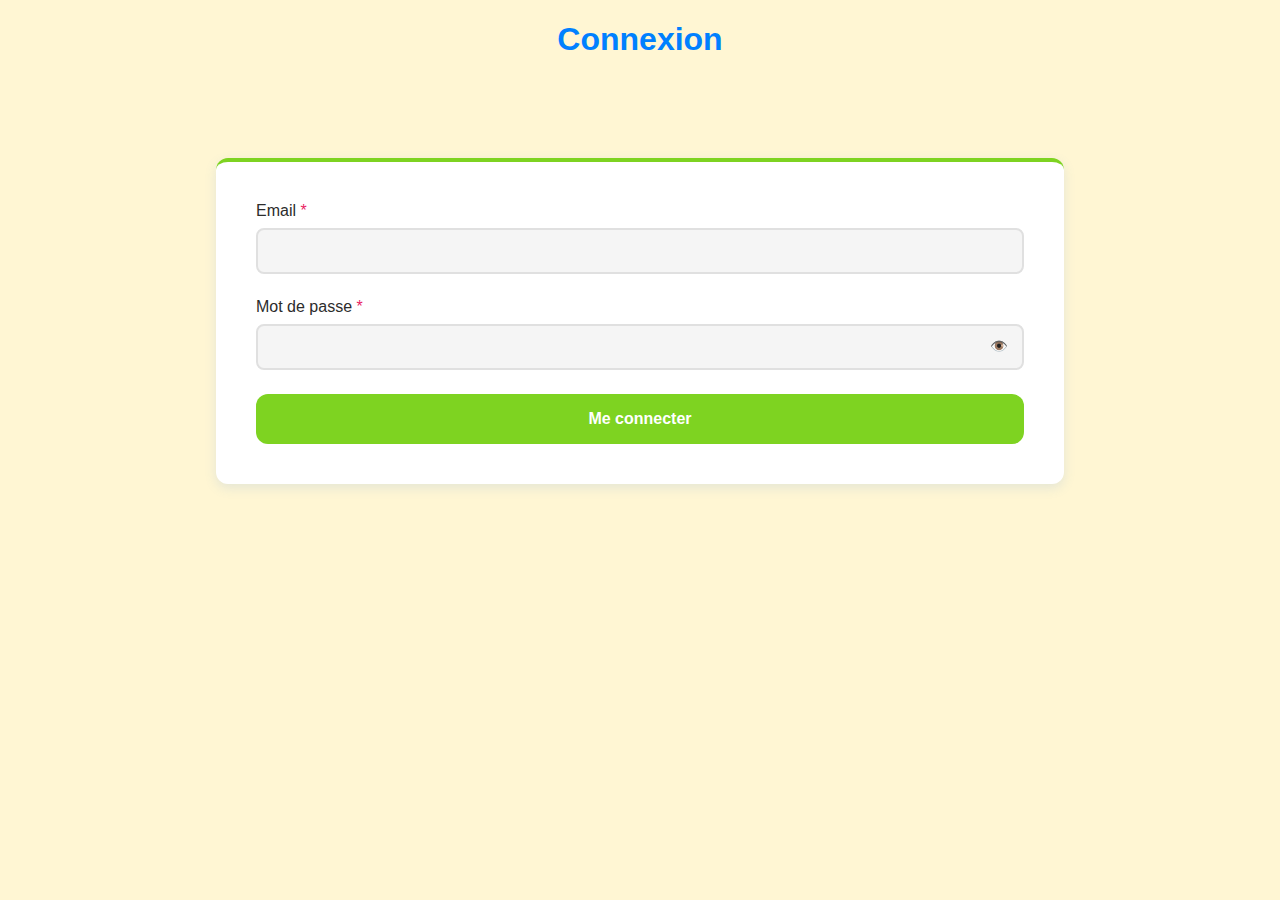
<file: login.html>
<!DOCTYPE html>
<html lang="fr">
<head>
    <meta charset="UTF-8">
    <meta name="viewport" content="width=device-width, initial-scale=1.0">
    <link rel="shortcut icon" href="img/logo.webp" type="image/x-icon">
    <title>KidAgain - Connexion</title>

    <meta http-equiv="Content-Security-Policy" content="default-src 'self'; style-src 'self' 'unsafe-inline'; script-src 'self'; img-src 'self' data:;">
    <meta http-equiv="Strict-Transport-Security" content="max-age=31536000; includeSubDomains">
    <meta http-equiv="X-Frame-Options" content="DENY">
    <meta http-equiv="X-Content-Type-Options" content="nosniff">

    <meta name="description" content="Page de connexion pour les administrateurs du site de KidAgain">
    <link rel="stylesheet" href="css/style.css">
    <link rel="stylesheet" href="css/form.css">
</head>
<body>
    <main>
        <h1>Connexion</h1>
        <form id="login-form">
            <div>
                <label for="email">Email <span class="required">*</span></label>
                <input type="email" id="email" name="email" required>
            </div>
        
            <div>
                <label for="password">Mot de passe <span class="required">*</span></label>
                <div class="password-wrapper">
                    <input type="password" id="password" name="password" required autocomplete="current-password">
                    <button type="button" class="toggle-password" aria-label="Afficher le mot de passe" aria-pressed="false">👁️</button>
                </div>
            </div>
            <button type="submit" class="submit-btn">Me connecter</button>
        </form>
        <p id="message" role="status" aria-live="polite"></p>
    </main>
    <p id="message"></p>
    <script src="js/login.js"></script>
</body>
</html>
</file>
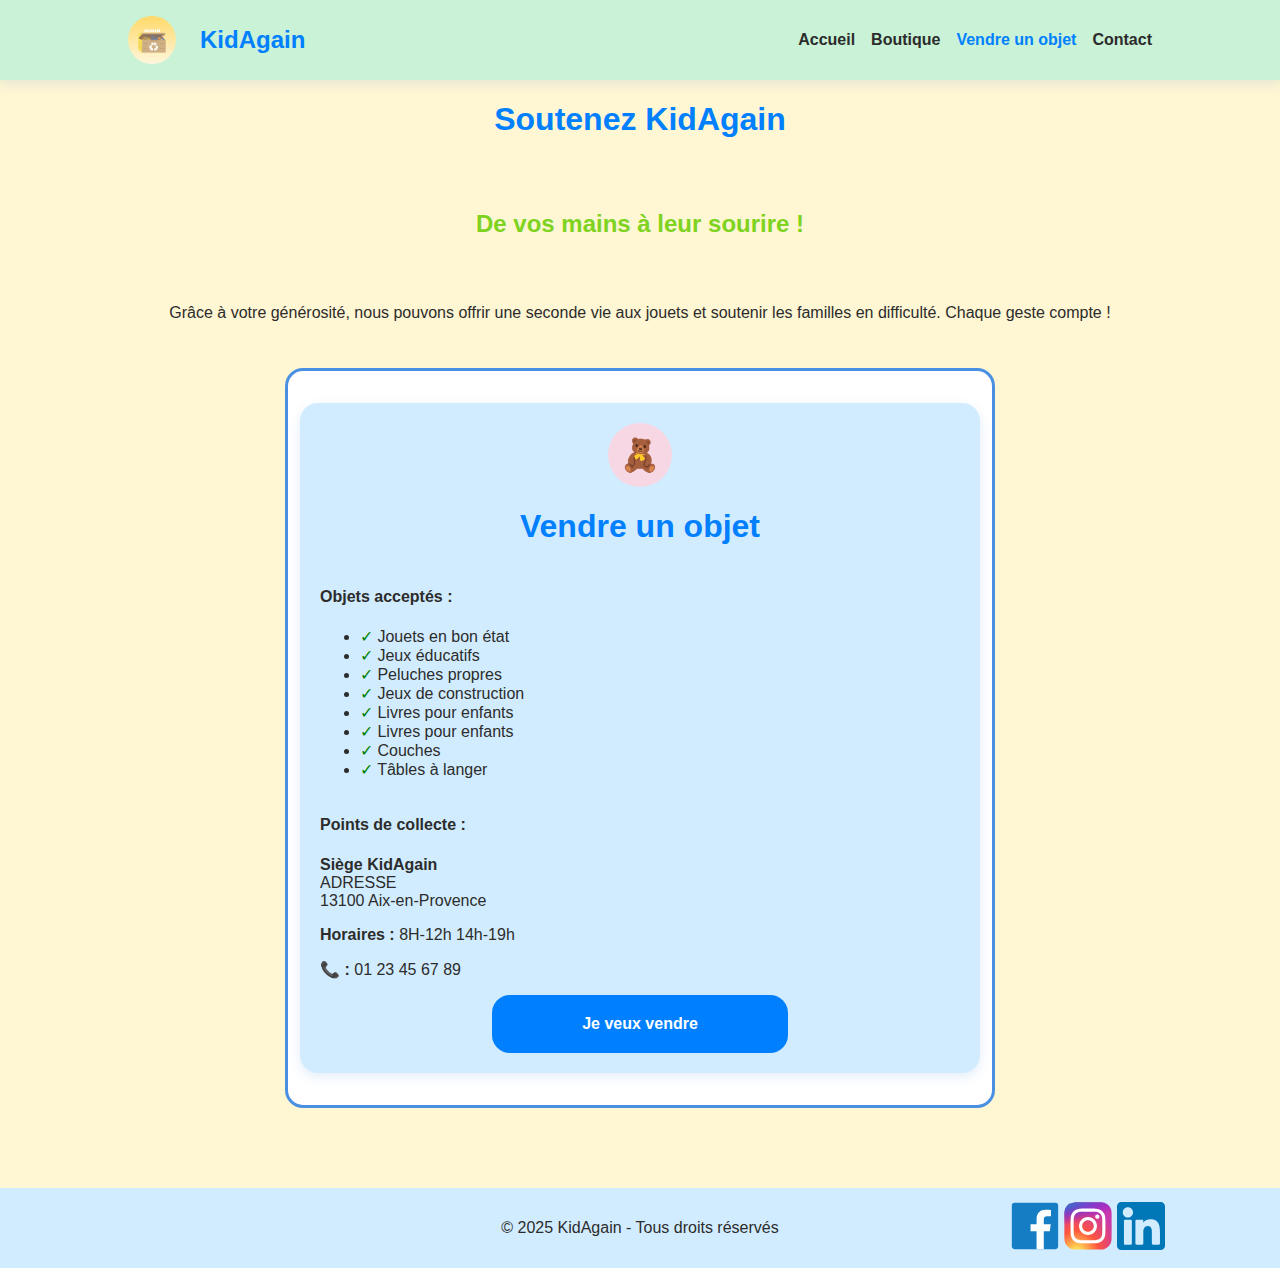
<file: vente.html>
<!DOCTYPE html>
<html lang="fr">
<head>
    <meta charset="UTF-8">
    <meta name="viewport" content="width=device-width, initial-scale=1.0">
    <title>Faire un Don - KidAgain</title>
    <meta name="description" content="KidAgain - Ressourcerie spécialisée dans les jouets pour enfants. Économie circulaire et réemploi pour les familles.">
    <link rel="shortcut icon" href="img/logo.webp" type="image/x-icon">
    
    <!-- Sécurité et Performance -->
    <meta http-equiv="Content-Security-Policy" content="default-src 'self'; style-src 'self' 'unsafe-inline'; script-src 'self'; img-src 'self' data:;">
    <meta http-equiv="Strict-Transport-Security" content="max-age=31536000; includeSubDomains">
    <meta http-equiv="X-Frame-Options" content="DENY">
    <meta http-equiv="X-Content-Type-Options" content="nosniff">
    
    <link rel="stylesheet" href="css/style.css">
    <link rel="stylesheet" href="css/vente.css">
</head>
<body>
    <header>
        <section>
            <div class="logo">
                <img src="img/logo.webp" alt="Logo de Kidagain" fetchpriority="high">
                <span>KidAgain</span>
            </div>
            <input type="checkbox" id="nav-toggle" class="nav-toggle" aria-label="Ouvrir le menu">
            <label for="nav-toggle" class="burger" aria-hidden="true">☰</label>
            <nav>
                <a href="index.html">Accueil</a>
                <a href="boutique.html">Boutique</a>
                <a href="#" id="actif">Vendre un objet</a>
                <a href="contact.html">Contact</a>
            </nav>
        </section>
    </header>

    <main>
        <section>
            <h1>Soutenez KidAgain</h1>
            <h2>De vos mains à leur sourire !</h2>
            <p>Grâce à votre générosité, nous pouvons offrir une seconde vie aux jouets et soutenir les familles en difficulté. Chaque geste compte !</p>
        </section>
        
        <section class="sell-container">
            <article class="blue">
                <div class="card-header">
                    <div class="img-like">🧸</div>
                    <h1>Vendre un objet</h1>
                </div>

                <div>
                    <h4>Objets acceptés :</h4>
                    <ul>
                        <li><span class="checkmark">✓</span> Jouets en bon état</li>
                        <li><span class="checkmark">✓</span> Jeux éducatifs</li>
                        <li><span class="checkmark">✓</span> Peluches propres</li>
                        <li><span class="checkmark">✓</span> Jeux de construction</li>
                        <li><span class="checkmark">✓</span> Livres pour enfants</li>
                        <li><span class="checkmark">✓</span> Livres pour enfants</li>
                        <li><span class="checkmark">✓</span> Couches</li>
                        <li><span class="checkmark">✓</span> Tâbles à langer</li>
                    </ul>
                </div>

                <div>
                    <h4>Points de collecte :</h4>
                    <p><strong>Siège KidAgain</strong><br> ADRESSE <br>13100 Aix-en-Provence</p>
                    <p><strong>Horaires :</strong> 8H-12h 14h-19h</p>
                    <p><strong>📞 :</strong> 01 23 45 67 89</p>
                </div>

                <div class="center">
                    <a href="contact.html" class="button-aspect">Je veux vendre</a>
                </div>
            </article>
        </section>
    </main>


    <footer>
        <article></article>
        <article><p>© 2025 KidAgain - Tous droits réservés</p></article>
        <article>
            <a href="#"><img src="img/facebook.svg" alt="facebook" loading="lazy"></a>
            <a href="#"><img src="img/instagram.svg" alt="instagram" loading="lazy"></a>
            <a href="#"><img src="img/linkedin.svg" alt="linkedin" loading="lazy"></a>
        </article>
    </footer>

</body>
</html>
</file>
<file: css/style.css>
:root {
    --primary-color: #c9f2d6;
    --secondary-color: #d2ecff;
    --tertiary-color: #f8d7e5;
    --bg-color: #fff6d3;
    --heavy: #0080ff;
    --text-color: #2c2c2c;
    --shadow: 0 4px 12px rgba(74, 144, 226, 0.15);
}

body{
    margin: 0;
    color: var(--text-color);
    font-family: Verdana, Geneva, Tahoma, sans-serif;
    overflow-x: hidden;
    display: flex;
    flex-direction: column;
    background-color: var(--bg-color);
}

header{
    background-color: var(--primary-color);
    color: white;
    padding: 1rem 2rem;
    text-align: center;
    box-shadow: var(--shadow);
    display: flex;
    justify-content: center;
    
    section{
        width: 60vw;
        display: flex;
        justify-content: space-between;
        align-items: center;
        gap: 12px;

        .nav-toggle{ display: none; }

        .burger{
            display: none;
            color: var(--text-color);
            font-size: 1.5em;
            border-radius: 12px;
            cursor: pointer;
            align-items: center;
            justify-content: center;
        }

        nav{
            display: flex;
            align-items: center;
            gap: 1em;

            a{
                color: var(--text-color);
                font-weight: bold;
                text-decoration: none;
                transition: var(--transition);

                &:hover{
                    color: var(--heavy);
                }
            }
        }
    }

    .logo{
        color: var(--heavy);
        font-weight: bold;
        display: flex;
        align-items: center;
        gap: 1em;
        font-size: 1.5em;
        img{
            width: 2em;
            border-radius: 50%;
        }
        span{ line-height: 1; }
    }
}

main{
    display: flex;
    flex-direction: column;
    align-items: center;
    gap: 30px;

    section{
        display: flex;
        flex-direction: column;
        align-items: center;
        justify-content: center;
        width: 60%;
        gap: 30px;

        article{
            border-radius: 18px;
            padding: 20px;
            box-shadow: var(--shadow);
        }
    }
}

footer{
    background-color: var(--secondary-color);
    display: flex;
    justify-content: space-between;
    height: 5em;
    article{
        display: flex;
        justify-content: center;
        align-items: center;
        width: 30%;
        gap: 5px;
        img{
            height: 3em;
            transition: var(--transition);
            &:hover{
                transform: scale(1.1);
            }
        }
    }
}

.choices{
    display: flex;
    flex-direction: row;
    article{
        display: flex;
        flex-direction: column;
        align-items: center;
        width: 40%;
    }
}

footer{
    margin-top: 5em;
}

.button-aspect{
    color: white;
    background-color: var(--heavy);
    border-radius: 18px;
    border: none;
    padding: 20px;
    text-decoration: none;
    text-align: center;
    width: 80%;
    font-weight: bold;
    transition: all ease-in-out 0.3s;
    cursor: pointer;

    &:hover{
        background-color: #2793ff;
        box-shadow: 0 10px 4px rgba(179, 192, 208, 0.15);
        transform: translateY(-5px);
    }
}

h1{ color: var(--heavy); }

.blue{background-color: var(--secondary-color);}
.pink{background-color: var(--tertiary-color);}
.green{background-color: var(--primary-color);}

#actif{ color: var(--heavy); }

@media screen and (max-width: 1280px){
    header > section{ width: 80vw; }
    main > section{ width: 80%; }
}

@media screen and (max-width: 1024px) {
    header{
        section{ width: 100%; }
    }
    footer{
        article{ width: 50%; }
    }
}

@media screen and (max-width: 820px) {
    header{
        padding: 10px 14px;

        section{
            position: relative;

            .burger{ display: inline-flex; }

            nav{
                position: absolute;
                top: 100%;
                right: 0;
                left: 0;
                display: grid;
                background-color: var(--primary-color);
                box-shadow: 0 10px 30px rgba(0,0,0,.12);
                border-radius: 14px;
                padding: 8px;
                gap: 6px;
                transform: translateY(8px);
                opacity: 0;
                visibility: hidden;
                pointer-events: none;
                transition: opacity .2s ease, transform .2s ease, visibility 0s linear .2s;
                z-index: 20;

                a{
                    display: block;
                    padding: 12px 14px;
                    border-radius: 18px;
                }
            }

            .nav-toggle:checked ~ nav{
                opacity: 1;
                visibility: visible;
                pointer-events: auto;
                transform: translateY(0);
                transition: opacity .2s ease, transform .2s ease;
            }
        }

        .logo{
            span{ font-size: 1.1em; }
            img{ width: 1.8em; }
        }
    }

    main{
        section{
            width: 90%;
        }
    }

    footer{
        article{
            img{
                width: 2em;
                height: 2em;
            }
            text-align: center;
        }
    }
}
</file>
<file: css/index.css>
.banner{
    width: 100vw;
    background-image: url('../img/toys.webp');
    background-size: 100%;
    background-position: center;
    background-repeat: no-repeat;

    padding: 20px;
    gap: 10em;

    h1{
        color: white;
        font-size: 2em;
        text-align: center;
        text-shadow: 2px 2px 2px #2c2c2c;
    }

    article{
        display: flex;
        flex-direction: column;
        align-items: center;
        justify-content: center;

        p{
            color: white;
            text-shadow: 2px 2px 2px #2c2c2c;
        }
    }
}

.smaller{
    width: 40%;
}

h2{
    color: var(--heavy);
    text-align: center;
}

.grid{
    width: 80%;
    display: grid;
    grid-template-columns: 1fr 1fr;
    grid-template-rows: auto auto;
    gap: 1rem;
}

.round{
    background-color: var(--secondary-color);
    border-radius: 50%;
    width: 8em;
    border: solid black 0.3em;
}

.center{
    display: flex;
    flex-direction: column;
    align-items: center;
    height: 100%;
}

.card-section{
    img{
        border-top-right-radius: 100px;
        border-bottom-left-radius: 100px;
        border-bottom-right-radius: 18px;
        border-top-left-radius: 18px;
        height: 20em;
        width: 100%;
        object-fit: cover;
    }
    .top-img{
        object-position: 80% 20%;
    }
    a{
        color: white;
        background-color: var(--heavy);
        border-radius: 18px;
        border: none;
        padding: 20px;
        text-decoration: none;
        text-align: center;
        width: 100%;
        font-weight: bold;
    }
}

@media screen and (max-width: 1024px) {
    .banner{
        h1{font-size: 1em;}
        gap: 0;
        width: 90vw;
    }
    h1{text-align: center;}
}

@media screen and (max-width: 820px) {
    .smaller{width: 80%;}
    .grid{
        grid-template-columns: 1fr;
        gap: 5em;
    }

    .card-section{
        article{
            img{
                height: 10em;
            }
        }
    }

    .choices{
        flex-direction: column;
        article{
            width: 100%;
        }
    }
}
</file>
<file: css/admin.css>
.admin-actions {
    margin-bottom: 2rem;
    padding: 1.5rem;
    border: 2px solid #4a90e2;
    border-radius: 1rem;
    background: #f0f8ff;
}

.admin-actions h2 {
    margin-top: 0;
    color: #4a90e2;
    text-align: center;
}

.admin-actions form {
    display: grid;
    gap: 1rem;
}

.admin-actions label {
    font-weight: bold;
}

.admin-actions input,
.admin-actions select {
    padding: 0.7rem;
    border-radius: 0.5rem;
    border: 1px solid #ccc;
    width: 100%;
}

.admin-actions button {
    background: #4a90e2;
    color: white;
    font-weight: bold;
    padding: 0.8rem;
    border: none;
    border-radius: 0.5rem;
    cursor: pointer;
    transition: all 0.3s ease;
}

.admin-actions button:hover {
    background: #0070d1;
}

.product-info label {
    display: block;
    margin: 0.5rem 0;
    font-weight: 600;
    color: var(--text-color, #2c2c2c);
}

.product-info input,
.product-info select {
    width: 90%;
    padding: 0.6rem 0.8rem;
    border: 1px solid #ccc;
    border-radius: 0.5rem;
    font-size: 0.95rem;
    background-color: #fff;
    transition: border-color 0.2s ease, box-shadow 0.2s ease;
}

.product-info input:focus,
.product-info select:focus {
    outline: none;
    border-color: var(--heavy, #4a90e2);
    box-shadow: 0 0 4px rgba(74, 144, 226, 0.3);
}

.submit-btn {
    background: var(--heavy, #4a90e2);
    color: #fff;
    padding: 0.9rem 2rem;
    border: none;
    border-radius: 0.6rem;
    font-size: 1rem;
    font-weight: bold;
    cursor: pointer;
    transition: all 0.3s ease;
}

.submit-btn:hover {
    background: #0070d1;
    transform: translateY(-2px);
    box-shadow: 0 4px 10px rgba(0,0,0,0.15);
}

.remove-item {
    background: #ff4d4d;
    color: white;
    padding: 0.9rem 2rem;
    border: none;
    border-radius: 0.6rem;
    transition: all 0.3s ease;
}

.remove-item:hover {
    background: #ff1a1a;
    transform: translateY(-2px);
    box-shadow: 0 4px 10px rgba(0,0,0,0.15);
}

@media screen and (max-width: 820px) {
    .admin-actions{
        width: 80%;
    }
    .products-grid{
        width: 80%;
    }
}
</file>
<file: css/boutique.css>
main{
    padding: 2rem 1rem;
    margin-top: 2em;
    border: 3px dashed #4a90e2;
    border-radius: 18px;
    background: white;
}

.products-grid {
    display: flex;
    flex-direction: row;
    flex-wrap: wrap;
    gap: 2rem;
    padding: 2rem;
}

.product-card {
    background: #e3f2fd;
    border-radius: 1rem;
    width: 300px;
    padding: 1.5rem;
    text-align: center;
    transition: all 0.3s ease;
    box-shadow: 0 2px 8px rgba(0,0,0,0.1);
}

.product-card:hover {
    transform: translateY(-4px);
    box-shadow: 0 4px 16px rgba(74, 144, 226, 0.2);
}

.product-image {
    margin-bottom: 1rem;
    height: 200px;
    display: flex;
    align-items: center;
    justify-content: center;
    background-color: white;
    border-radius: 0.5rem;
}

.product-img {
    max-width: 100%;
    max-height: 180px;
    object-fit: contain;
    background-color: white;
}

.product-info {
    text-align: left;
}

.product-name {
    color: #4a90e2;
    font-size: 1.3rem;
    font-weight: bold;
    margin-bottom: 0.5rem;
}

.product-price {
    font-size: 1.5rem;
    font-weight: bold;
    color: #2c2c2c;
    margin-bottom: 0.3rem;
}

.product-stock {
    color: #666;
    font-size: 0.9rem;
    margin-bottom: 0.3rem;
}

.product-status {
    color: #7ed321;
    font-size: 0.9rem;
    font-weight: 500;
}

.mid{
    color: orange;
}

h1, h2{text-align: center;}

h2 a{color: var(--heavy);}
</file>
<file: css/form.css>
form {
  background: white;
  padding: 2.5rem;
  border-radius: 0.75rem;
  box-shadow: var(--shadow);
  margin: 3rem auto 0;
  border-top: 4px solid #7ed321;
  width: 60%;
  div {
    margin-bottom: 1.5rem;
  }
}

label {
  display: block;
  margin-bottom: 0.5rem;
  font-weight: 500;
  color: #2c2c2c;
  font-size: 1rem;
}

.required {
  color: #e91e63;
}

input, select, textarea {
  width: 100%;
  padding: 0.75rem;
  border: 2px solid #e0e0e0;
  border-radius: 0.5rem;
  font-size: 1rem;
  transition: all 0.3s ease;
  background-color: #f5f5f5;
  box-sizing: border-box;
}

input:focus,
select:focus,
textarea:focus {
  border-color: #4a90e2;
  background-color: white;
  outline: none;
}

textarea {
  resize: vertical;
  min-height: 120px;
}

.submit-btn {
  background: #7ed321;
  color: white;
  padding: 1rem 2rem;
  border: none;
  border-radius: 0.75rem;
  font-size: 1rem;
  font-weight: bold;
  cursor: pointer;
  transition: all 0.3s ease;
  width: 100%;
}

.submit-btn:hover {
  background: #468800;
  transform: translateY(-2px);
}

.password-wrapper {
  position: relative;
  display: flex;
  align-items: center;
}
.toggle-password {
  position: absolute;
  right: 10px;
  background: none;
  border: none;
  cursor: pointer;
  font-size: 0.9rem;
  color: var(--text-color, #333);
}
</file>
<file: css/vente.css>
h2 {
    text-align: center;
    font-size: 1.5rem;
    color: #7ed321;
}

.sell-container {
    border: 3px solid #4a90e2;
    border-radius: 18px;
    padding: 2rem;
    background: white;
    width: 50%;

    article{
        width: 100%;
        display: flex;
        flex-direction: column;
    }
}

.checkmark{
    color: green;
}

.img-like{
    border-radius: 50%;
    background-color: var(--tertiary-color);
    width: 2em;
    height: 2em;
    display: flex;
    align-items: center;
    justify-content: center;
    font-size: 2em;
}

.card-header{
    display: flex;
    flex-direction: column;
    align-items: center;
}

.button-aspect{
    width: 40%;
    font-size: 1em;
}

.center{
    display: flex;
    justify-content: center;
    width: 100%;
}

@media screen and (max-width: 1024px) {
    h1{text-align: center;}
}

@media screen and (max-width: 820px) {
    .sell-container{width: 75%;}
    .button-aspect{
        width: 100%;
    }
}
</file>
